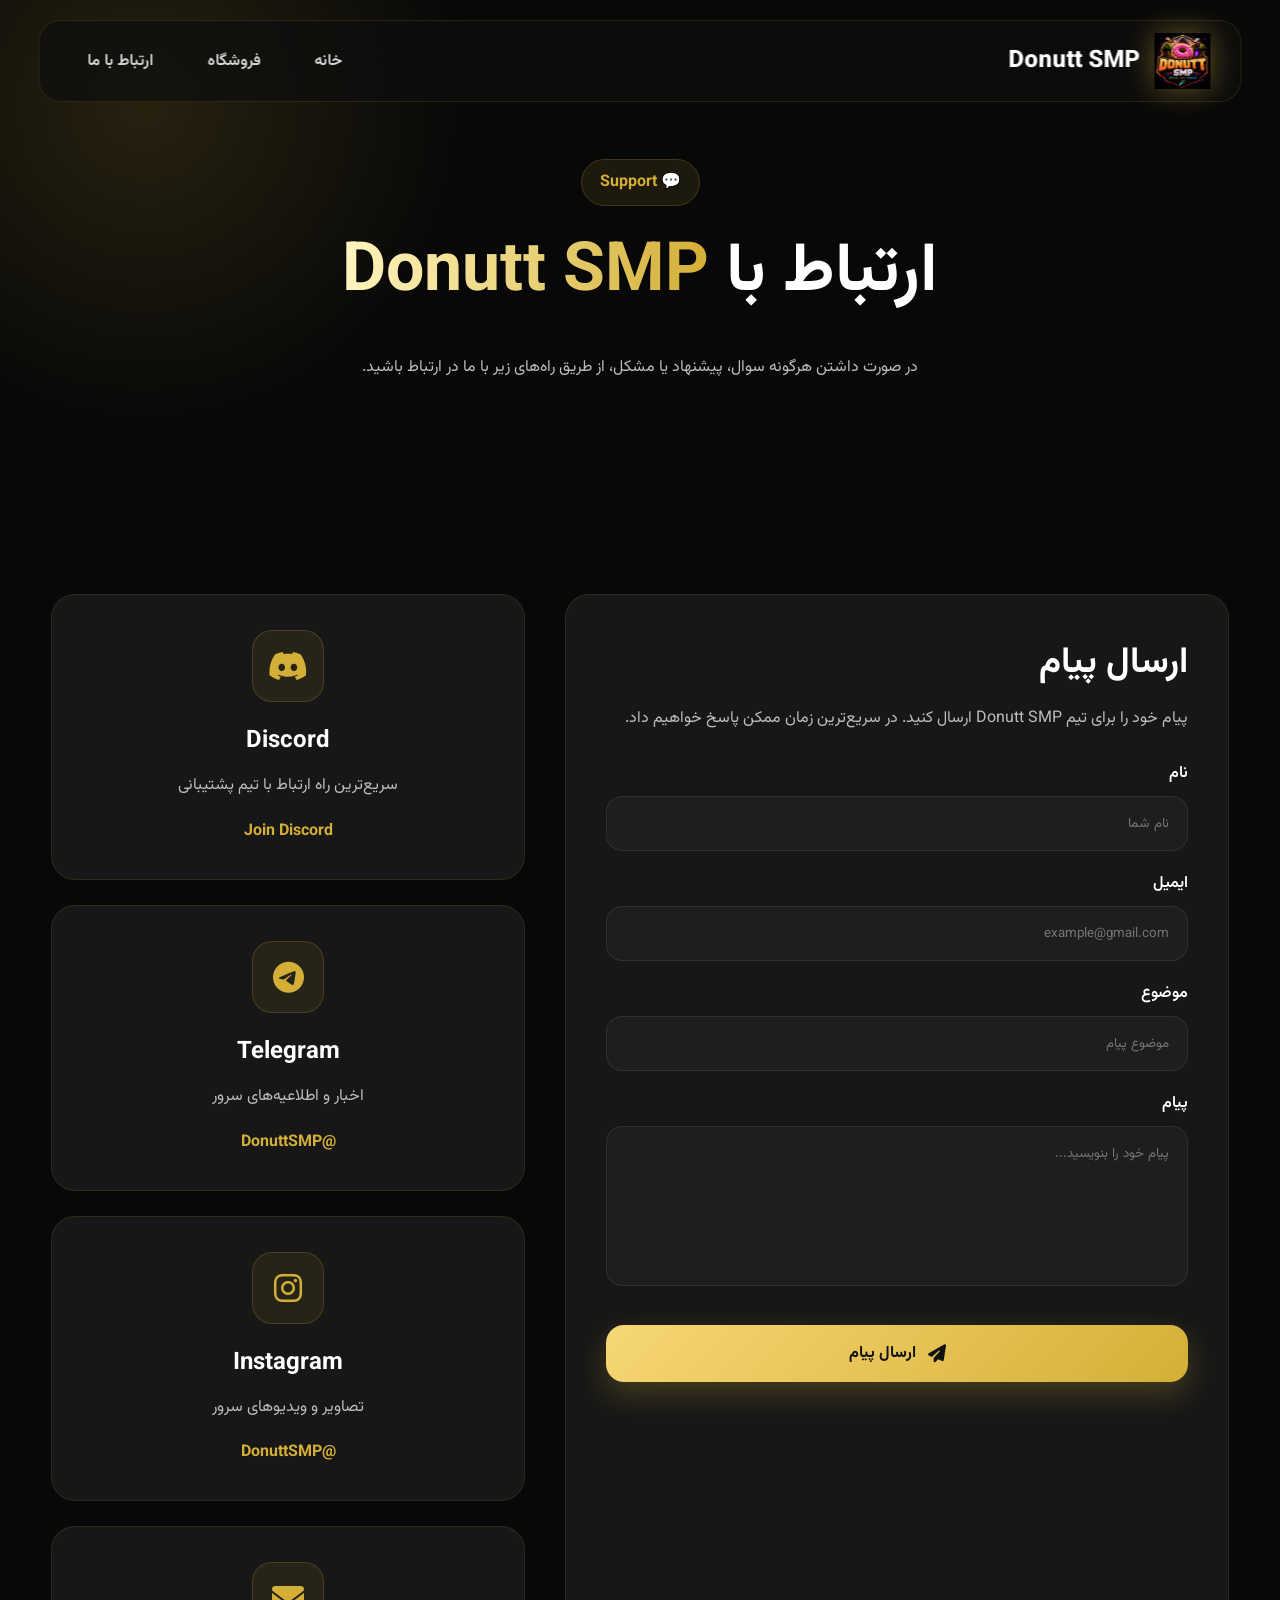
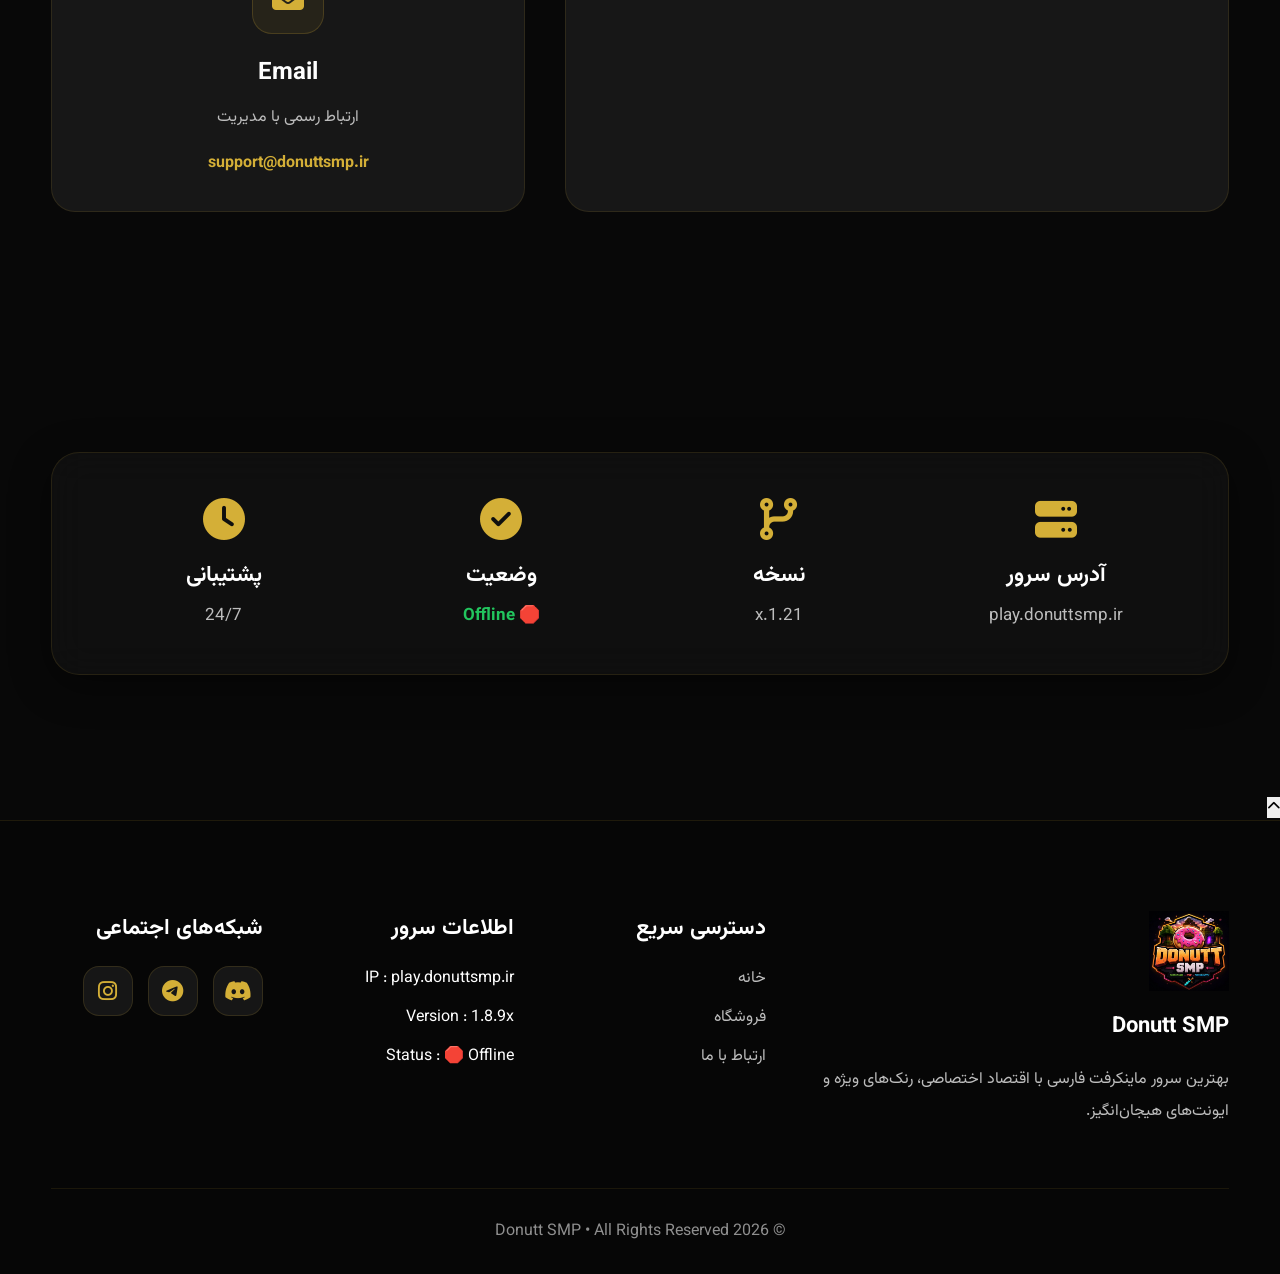
<file: contact.html>
<!DOCTYPE html>

<html lang="fa" dir="rtl">

<head>

<meta charset="UTF-8">

<meta name="viewport"
content="width=device-width, initial-scale=1.0">

<title>

ارتباط با ما | Donutt SMP

</title>

<meta
name="description"
content="ارتباط با تیم Donutt SMP">

<link
rel="icon"
href="image/logo.png">

<link
rel="stylesheet"
href="https://cdnjs.cloudflare.com/ajax/libs/font-awesome/6.6.0/css/all.min.css">

<link
rel="stylesheet"
href="./style.css">

<link
rel="stylesheet"
href="./contact.css">

</head>

<body>

<div class="overlay"></div>

<header class="navbar">

<a href="index.html" class="logo">

<img src="./image/logo.png" alt="Donutt SMP">

<span>Donutt SMP</span>

</a>

<nav class="desktop-menu">

<a href="index.html">

خانه

</a>

<a href="store.html">

فروشگاه

</a>

<a href="contact.html" class="active">

ارتباط با ما

</a>

</nav>



<button class="menu-btn">

<i class="fa-solid fa-bars"></i>

</button>

</div>

</header>

<!-- Sidebar -->

<aside class="sidebar">

<div class="sidebar-top">

<h2>منو</h2>

<button class="close-menu">

<i class="fa-solid fa-xmark"></i>

</button>

</div>

<nav class="sidebar-menu">

<a href="index.html">

<i class="fa-solid fa-house"></i>

خانه

</a>

<a href="store.html">

<i class="fa-solid fa-cart-shopping"></i>

فروشگاه

</a>

<a href="contact.html" class="active">

<i class="fa-solid fa-envelope"></i>

ارتباط با ما

</a>

</nav>

</aside>

<!-- Hero -->

<section class="contact-hero">

<div class="container">

<div class="contact-hero-content fade-up">

<span class="hero-badge">

💬 Support

</span>

<h1>

ارتباط با

<span class="gradient-text">

Donutt SMP

</span>

</h1>

<p>

در صورت داشتن هرگونه سوال، پیشنهاد یا مشکل، از طریق راه‌های زیر با ما در ارتباط باشید.

</p>

</div>

</div>

</section>
<!--====================

CONTACT

=====================-->

<section class="contact section">

    <div class="container">

        <div class="contact-grid">

            <!-- Contact Form -->

            <div class="contact-form card fade-up">

                <h2>

                    ارسال پیام

                </h2>

                <p>

                    پیام خود را برای تیم Donutt SMP ارسال کنید. در سریع‌ترین زمان ممکن پاسخ خواهیم داد.

                </p>

                <form>

                    <div class="input-group">

                        <label>

                            نام

                        </label>

                        <input

                        type="text"

                        placeholder="نام شما">

                    </div>

                    <div class="input-group">

                        <label>

                            ایمیل

                        </label>

                        <input

                        type="email"

                        placeholder="example@gmail.com">

                    </div>

                    <div class="input-group">

                        <label>

                            موضوع

                        </label>

                        <input

                        type="text"

                        placeholder="موضوع پیام">

                    </div>

                    <div class="input-group">

                        <label>

                            پیام

                        </label>

                        <textarea

                        rows="6"

                        placeholder="پیام خود را بنویسید..."></textarea>

                    </div>

                    <button class="btn">

                        <i class="fa-solid fa-paper-plane"></i>

                        ارسال پیام

                    </button>

                </form>

            </div>

            <!-- Contact Info -->

            <div class="contact-info fade-up">

                <div class="contact-card card">

                    <div class="icon-box">

                        <i class="fa-brands fa-discord"></i>

                    </div>

                    <h3>

                        Discord

                    </h3>

                    <p>

                        سریع‌ترین راه ارتباط با تیم پشتیبانی

                    </p>

                    <a href="#">

                        Join Discord

                    </a>

                </div>

                <div class="contact-card card">

                    <div class="icon-box">

                        <i class="fa-brands fa-telegram"></i>

                    </div>

                    <h3>

                        Telegram

                    </h3>

                    <p>

                        اخبار و اطلاعیه‌های سرور

                    </p>

                    <a href="#">

                        @DonuttSMP

                    </a>

                </div>

                <div class="contact-card card">

                    <div class="icon-box">

                        <i class="fa-brands fa-instagram"></i>

                    </div>

                    <h3>

                        Instagram

                    </h3>

                    <p>

                        تصاویر و ویدیوهای سرور

                    </p>

                    <a href="#">

                        @DonuttSMP

                    </a>

                </div>

                <div class="contact-card card">

                    <div class="icon-box">

                        <i class="fa-solid fa-envelope"></i>

                    </div>

                    <h3>

                        Email

                    </h3>

                    <p>

                        ارتباط رسمی با مدیریت

                    </p>

                    <a href="mailto:support@donuttsmp.ir">

                        support@donuttsmp.ir

                    </a>

                </div>

            </div>

        </div>

    </div>

</section>
<!--====================

SERVER INFO

=====================-->

<section class="section">

    <div class="container">

        <div class="server-info glass fade-up">

            <div class="server-item">

                <i class="fa-solid fa-server"></i>

                <h3>

                    آدرس سرور

                </h3>

                <span>

                    play.donuttsmp.ir

                </span>

            </div>

            <div class="server-item">

                <i class="fa-solid fa-code-branch"></i>

                <h3>

                    نسخه

                </h3>

                <span>

                    1.21.x

                </span>

            </div>

            <div class="server-item">

                <i class="fa-solid fa-circle-check"></i>

                <h3>

                    وضعیت

                </h3>

                <span class="online">

                    🛑 Offline

                </span>

            </div>

            <div class="server-item">

                <i class="fa-solid fa-clock"></i>

                <h3>

                    پشتیبانی

                </h3>

                <span>

                    24/7

                </span>

            </div>

        </div>

    </div>

</section>


<!-- Back To Top -->

<button class="back-to-top">

    <i class="fa-solid fa-chevron-up"></i>

</button>

<!--====================

FOOTER

=====================-->

<footer class="footer">

    <div class="container">

        <div class="footer-grid">

            <div class="footer-box">

                <img src="image/logo.png"

                class="footer-logo"

                alt="Donutt SMP">

                <h3>

                    Donutt SMP

                </h3>

                <p>

                    بهترین سرور ماینکرفت فارسی با اقتصاد اختصاصی، رنک‌های ویژه و ایونت‌های هیجان‌انگیز.

                </p>

            </div>

            <div class="footer-box">

                <h3>

                    دسترسی سریع

                </h3>

                <ul>

                    <li><a href="index.html">خانه</a></li>

                    <li><a href="store.html">فروشگاه</a></li>

                    <li><a href="contact.html">ارتباط با ما</a></li>

                </ul>

            </div>

            <div class="footer-box">

                <h3>

                    اطلاعات سرور

                </h3>

                <ul>

                    <li>IP : play.donuttsmp.ir</li>

                    <li>Version : 1.8.9x </li>

                    <li>Status : 🛑 Offline</li>

                </ul>

            </div>

            <div class="footer-box">

                <h3>

                    شبکه‌های اجتماعی

                </h3>

                <div class="socials">

                    <a href="#"><i class="fa-brands fa-discord"></i></a>

                    <a href="#"><i class="fa-brands fa-telegram"></i></a>

                    <a href="#"><i class="fa-brands fa-instagram"></i></a>

                   

                </div>

            </div>

        </div>

        <div class="footer-bottom">

            © 2026 Donutt SMP • All Rights Reserved

        </div>

    </div>

</footer>

<script src="./script.js"></script>

</body>

</html>
</file>
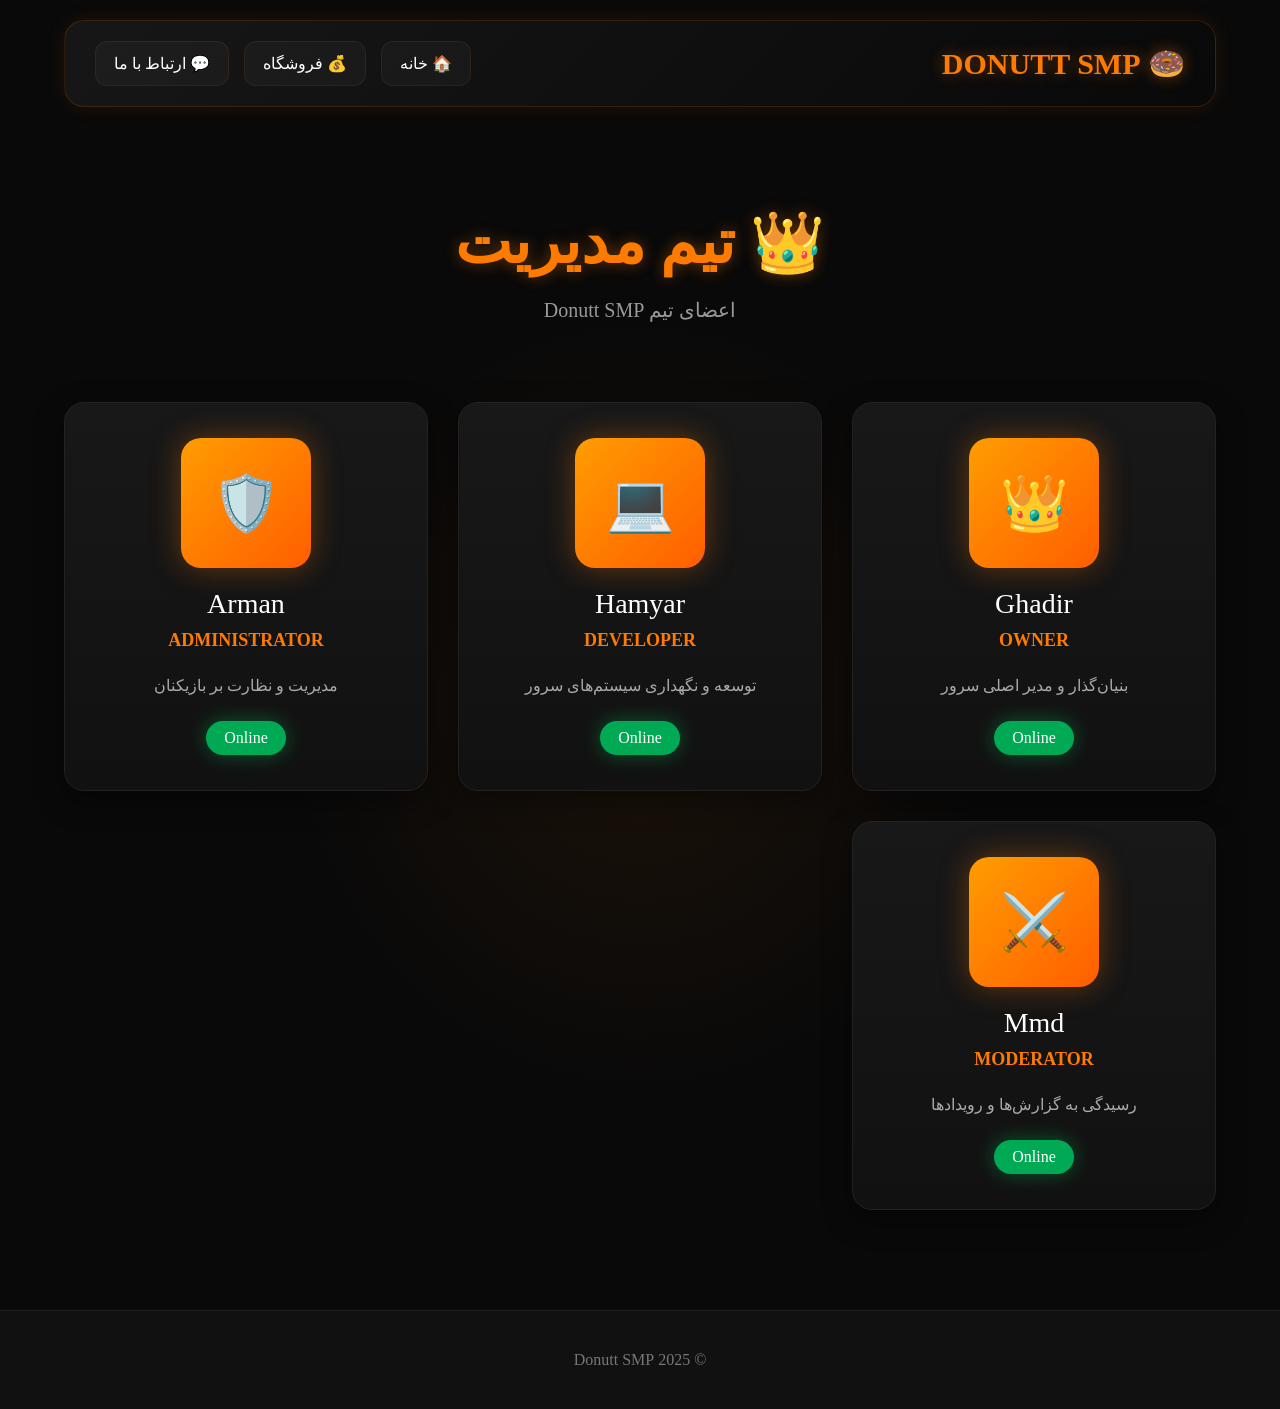
<file: staff.html>
<!DOCTYPE html>
<html lang="fa" dir="rtl">

<head>

<meta charset="UTF-8">
<meta name="viewport" content="width=device-width, initial-scale=1.0">

<title>تیم مدیریت | Donutt SMP</title>

<style>

*{
    margin:0;
    padding:0;
    box-sizing:border-box;
}

html{
    scroll-behavior:smooth;
}

body{
    background:#090909;
    background-image:
        radial-gradient(
            rgba(255,123,0,.08),
            transparent 40%
        );

    color:white;

    font-family:tahoma;

    overflow-x:hidden;
}

/* NAVBAR */

.navbar{

    width:90%;

    max-width:1400px;

    margin:20px auto;

    padding:20px 30px;

    display:flex;

    justify-content:space-between;

    align-items:center;

    background:
        linear-gradient(
            135deg,
            rgba(25,25,25,.9),
            rgba(10,10,10,.9)
        );

    border:1px solid
        rgba(255,123,0,.15);

    border-radius:20px;

    box-shadow:
        0 0 20px
        rgba(255,123,0,.1);
}

.logo{

    color:#ff7b00;

    font-size:30px;

    font-weight:900;

    text-shadow:
        0 0 15px
        rgba(255,123,0,.4);
}

.nav{

    display:flex;

    gap:15px;
}

.nav a{

    color:white;

    text-decoration:none;

    padding:12px 18px;

    border-radius:12px;

    background:
        rgba(255,255,255,.03);

    border:
        1px solid
        rgba(255,123,0,.1);

    transition:.3s;
}

.nav a:hover{

    background:
        linear-gradient(
            135deg,
            #ff9d00,
            #ff5e00
        );

    transform:
        translateY(-3px);

    box-shadow:
        0 10px 25px
        rgba(255,123,0,.3);
}

/* HEADER */

.header{

    text-align:center;

    padding:80px 20px;
}

.header h1{

    font-size:60px;

    color:#ff7b00;

    text-shadow:
        0 0 15px
        rgba(255,123,0,.4);

    margin-bottom:20px;
}

.header p{

    color:#999;

    font-size:20px;
}

/* STAFF */

.staff{

    width:90%;

    max-width:1400px;

    margin:auto;

    display:grid;

    grid-template-columns:
        repeat(
            auto-fit,
            minmax(280px,1fr)
        );

    gap:30px;

    padding-bottom:100px;
}

/* CARD */

.card{

    background:
        linear-gradient(
            180deg,
            #181818,
            #111
        );

    border:1px solid #222;

    border-radius:20px;

    padding:35px;

    text-align:center;

    transition:.3s;

    box-shadow:
        0 10px 30px
        rgba(0,0,0,.4);
}

.card:hover{

    transform:
        translateY(-10px)
        scale(1.02);

    border-color:#ff7b00;

    box-shadow:
        0 20px 40px
        rgba(255,123,0,.2);
}

/* AVATAR */

.avatar{

    width:130px;
    height:130px;

    margin:auto;

    border-radius:20px;

    background:
        linear-gradient(
            135deg,
            #ff9d00,
            #ff5e00
        );

    display:flex;

    justify-content:center;

    align-items:center;

    font-size:55px;

    margin-bottom:20px;

    box-shadow:
        0 0 30px
        rgba(255,123,0,.35);
}

.name{

    font-size:28px;

    margin-bottom:10px;
}

.rank{

    color:#ff7b00;

    font-size:18px;

    font-weight:bold;

    margin-bottom:20px;
}

.desc{

    color:#aaa;

    line-height:30px;
}

.online{

    display:inline-block;

    margin-top:20px;

    padding:8px 18px;

    background:#00aa55;

    border-radius:20px;

    box-shadow:
        0 0 20px
        rgba(0,255,120,.3);
}

/* FOOTER */

footer{

    background:#111;

    border-top:1px solid #222;

    padding:40px;

    text-align:center;

    color:#777;
}

/* MOBILE */

@media(max-width:768px){

    .navbar{

        width:95%;

        flex-direction:column;

        gap:15px;

        padding:20px;
    }

    .logo{

        font-size:24px;
    }

    .nav{

        flex-wrap:wrap;

        justify-content:center;
    }

    .nav a{

        font-size:14px;

        padding:10px 14px;
    }

    .header h1{

        font-size:40px;
    }

    .header p{

        font-size:16px;
    }

    .staff{

        width:95%;

        grid-template-columns:1fr;
    }

    .card{

        padding:25px;
    }
}

</style>

</head>

<body>

<header class="navbar">

    <div class="logo">
        🍩 DONUTT SMP
    </div>

    <div class="nav">

        <a href="index.html">
            🏠 خانه
        </a>

        <a href="store.html">
            💰 فروشگاه
        </a>

        <a href="contact.html">
            💬 ارتباط با ما
        </a>

    </div>

</header>

<section class="header">

    <h1>
        👑 تیم مدیریت
    </h1>

    <p>
        اعضای تیم Donutt SMP
    </p>

</section>

<section class="staff">

    <div class="card">

        <div class="avatar">
            👑
        </div>

        <div class="name">
            Ghadir
        </div>

        <div class="rank">
            OWNER
        </div>

        <div class="desc">
            بنیان‌گذار و مدیر اصلی سرور
        </div>

        <div class="online">
            Online
        </div>

    </div>

    <div class="card">

        <div class="avatar">
            💻
        </div>

        <div class="name">
            Hamyar
        </div>

        <div class="rank">
            DEVELOPER
        </div>

        <div class="desc">
            توسعه و نگهداری سیستم‌های سرور
        </div>

        <div class="online">
            Online
        </div>

    </div>

    <div class="card">

        <div class="avatar">
            🛡️
        </div>

        <div class="name">
            Arman
        </div>

        <div class="rank">
            ADMINISTRATOR
        </div>

        <div class="desc">
            مدیریت و نظارت بر بازیکنان
        </div>

        <div class="online">
            Online
        </div>

    </div>

    <div class="card">

        <div class="avatar">
            ⚔️
        </div>

        <div class="name">
            Mmd
        </div>

        <div class="rank">
            MODERATOR
        </div>

        <div class="desc">
            رسیدگی به گزارش‌ها و رویدادها
        </div>

        <div class="online">
            Online
        </div>

    </div>

</section>

<footer>

    © 2025 Donutt SMP

</footer>

</body>
</html>
</file>
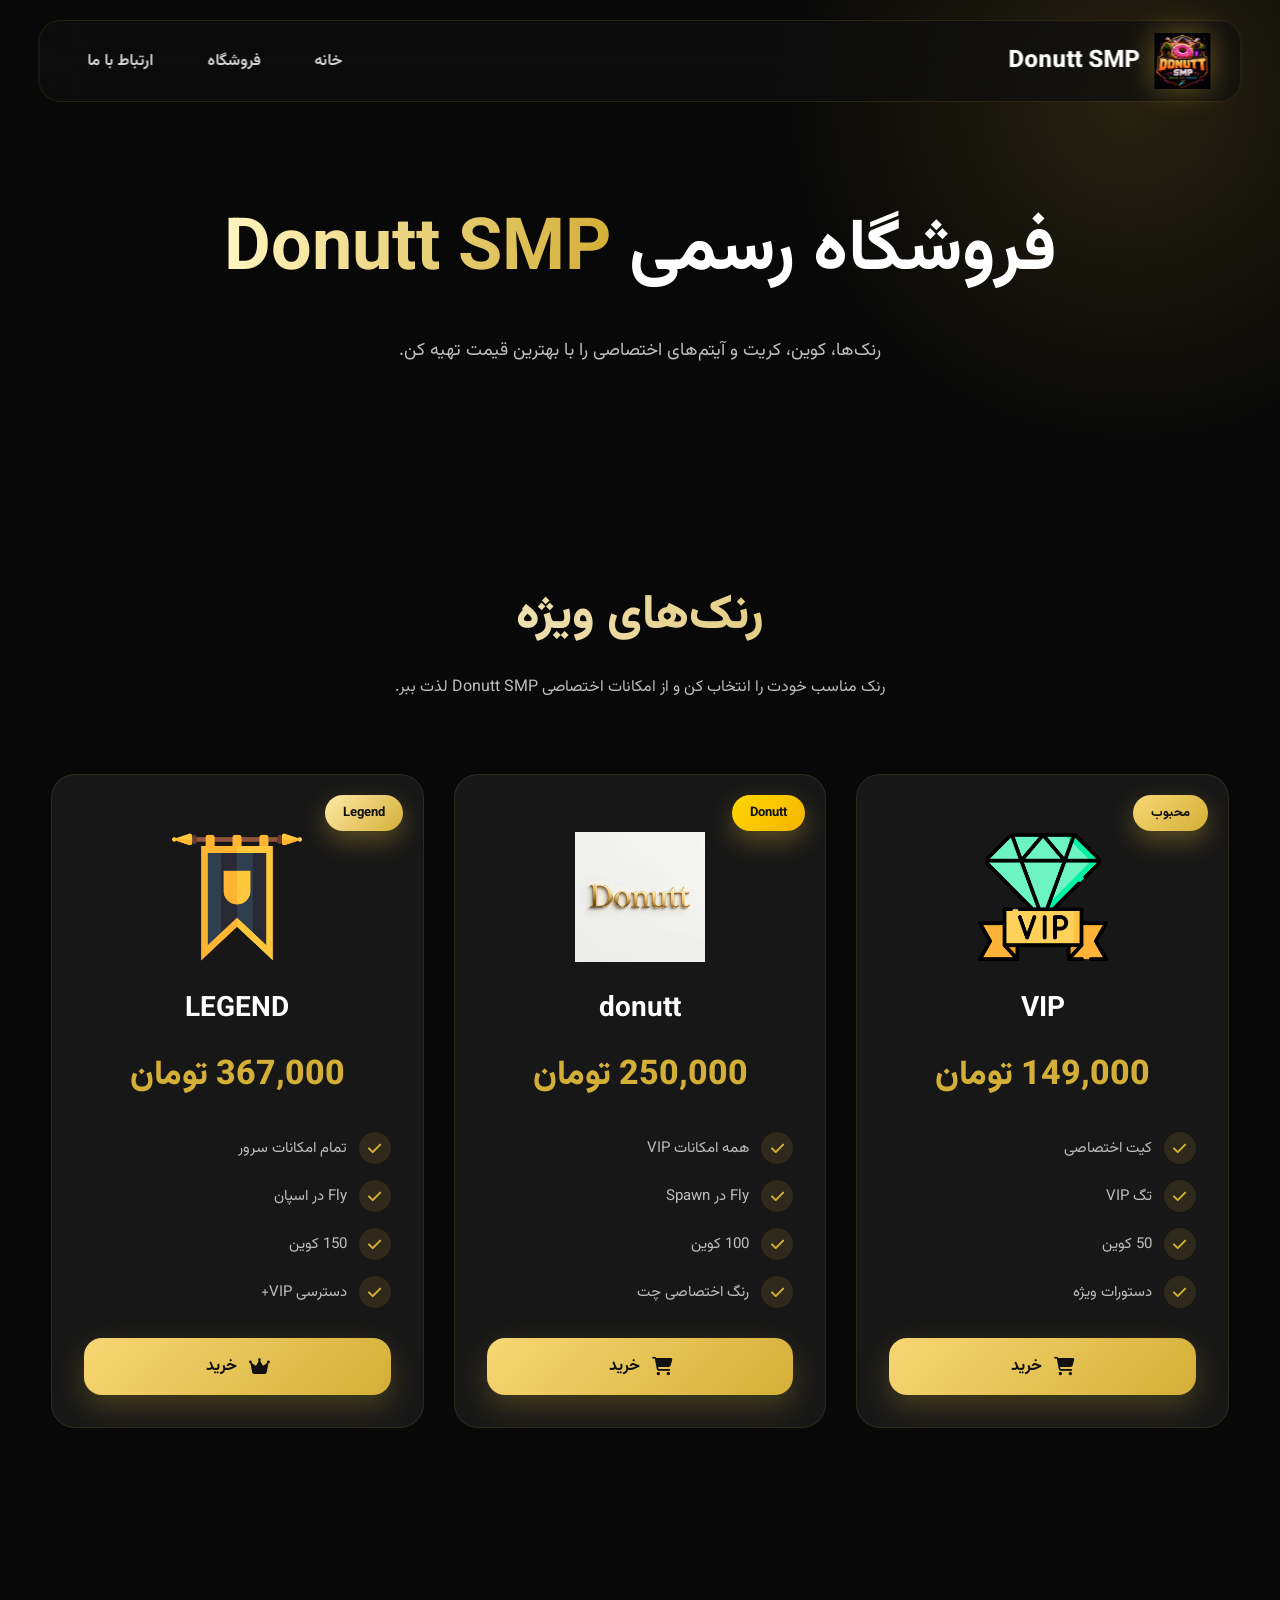
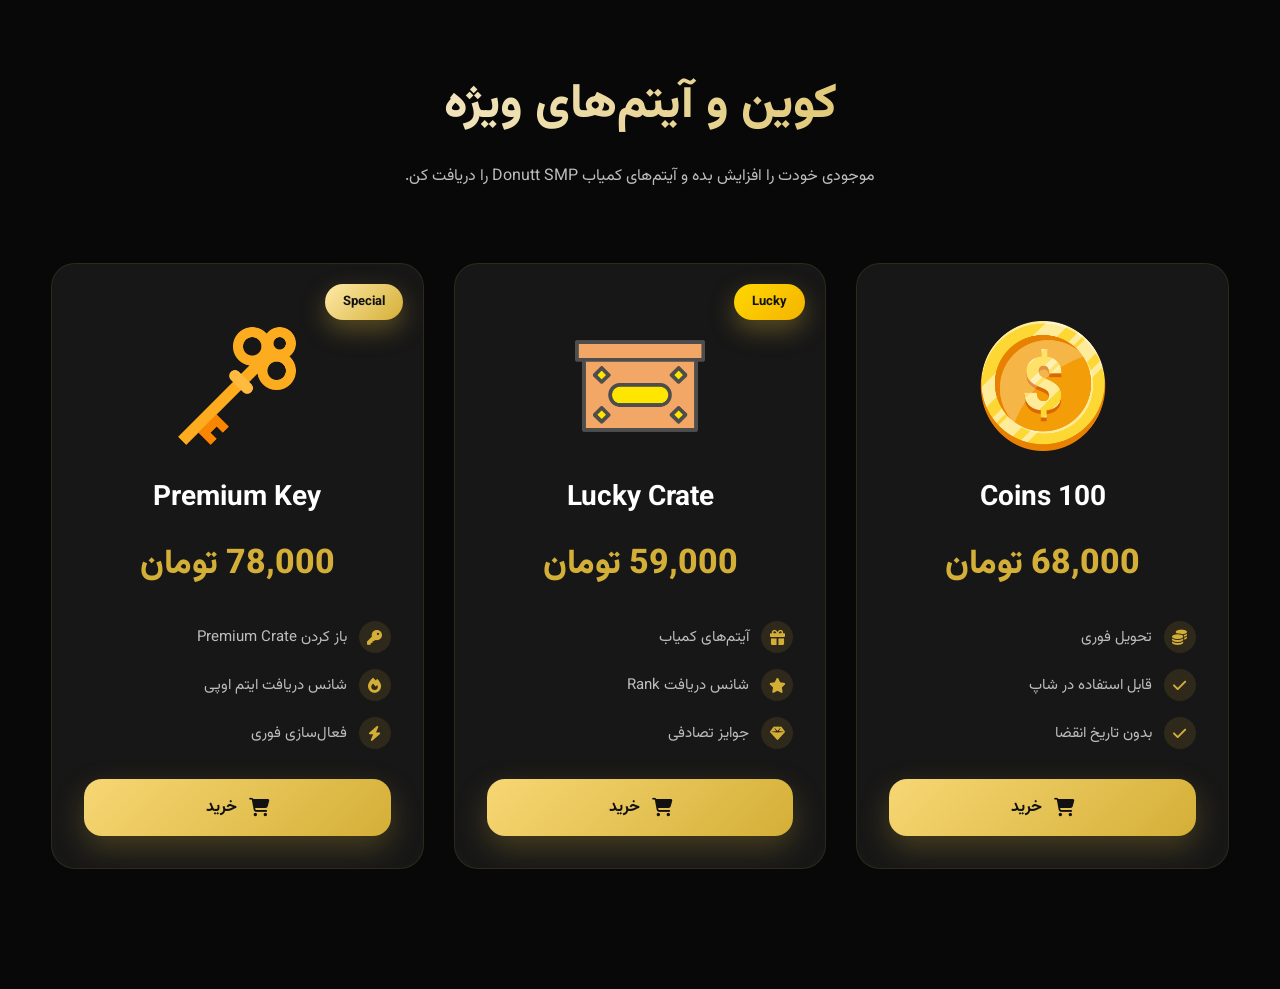
<file: store.html>
<!DOCTYPE html>

<html lang="fa" dir="rtl">

<head>

<meta charset="UTF-8">

<meta
name="viewport"
content="width=device-width, initial-scale=1.0">

<title>

فروشگاه | Donutt SMP

</title>

<meta
name="description"
content="فروشگاه رسمی Donutt SMP">

<link
rel="icon"
href="image/logo.png">

<link
rel="stylesheet"
href="https://cdnjs.cloudflare.com/ajax/libs/font-awesome/6.6.0/css/all.min.css">

<link
rel="stylesheet"
href="./style.css">

<link
rel="stylesheet"
href="./store.css">

</head>

<body>

<div class="overlay"></div>

<header class="navbar">

<a
href="index.html"
class="logo">

<img
src="./image/logo.png"
alt="Donutt SMP">

<span>

Donutt SMP

</span>

</a>

<nav class="desktop-menu">

<a href="index.html">

خانه

</a>

<a
href="store.html"
class="active">

فروشگاه

</a>

<a href="contact.html">

ارتباط با ما

</a>

</nav>



<button class="menu-btn">

<i class="fa-solid fa-bars"></i>

</button>

</div>

</header>

<aside class="sidebar">

<div class="sidebar-top">

<h2>

منو

</h2>

<button class="close-menu">

<i class="fa-solid fa-xmark"></i>

</button>

</div>

<nav class="sidebar-menu">

<a href="index.html">

<i class="fa-solid fa-house"></i>

خانه

</a>

<a
href="store.html"
class="active">

<i class="fa-solid fa-cart-shopping"></i>

فروشگاه

</a>

<a href="contact.html">

<i class="fa-solid fa-envelope"></i>

ارتباط با ما

</a>

</nav>

</aside>

<!-- HERO -->

<section class="store-hero">

<div class="container">

<div class="store-hero-content fade-up">



</span>

<h1>

فروشگاه رسمی

<span class="gradient-text">

Donutt SMP

</span>

</h1>

<p>

رنک‌ها، کوین، کریت و آیتم‌های اختصاصی را با بهترین قیمت تهیه کن.

</p>

</div>

</div>

</section>
<!--====================

VIP RANKS

=====================-->

<section class="store section">

    <div class="container">

        <div class="section-title fade-up">

            <h2>

                رنک‌های ویژه

            </h2>

            <p>

                رنک مناسب خودت را انتخاب کن و از امکانات اختصاصی Donutt SMP لذت ببر.

            </p>

        </div>

        <div class="store-grid">

            <!-- VIP -->

            <div class="card product-card fade-up">

                <span class="product-badge">

                    محبوب

                </span>

                <img

                src="image/vip.png"

                class="product-image"

                alt="VIP">

                <h3>

                    VIP

                </h3>

                <div class="price">

                    149,000 تومان

                </div>

                <ul class="product-features">

                    <li>

                        <i class="fa-solid fa-check"></i>

                        کیت اختصاصی

                    </li>

                    <li>

                        <i class="fa-solid fa-check"></i>

                        تگ VIP

                    </li>

                    <li>

                        <i class="fa-solid fa-check"></i>

                        50 کوین

                    </li>

                    <li>

                        <i class="fa-solid fa-check"></i>

                        دستورات ویژه

                    </li>

                </ul>

                <button class="btn">

                    <i class="fa-solid fa-cart-shopping"></i>

                    خرید

                </button>

            </div>

            <!-- MVP -->

            <div class="card product-card fade-up">

                <span class="product-badge premium">

                    Donutt

                </span>

                <img

                src="image/donutt icon.png"

                class="product-image"

                alt="donutt">

                <h3>

                    donutt

                </h3>

                <div class="price">

                    250,000 تومان

                </div>

                <ul class="product-features">

                    <li>

                        <i class="fa-solid fa-check"></i>

                        همه امکانات VIP

                    </li>

                    <li>

                        <i class="fa-solid fa-check"></i>

                        Fly در Spawn

                    </li>

                    <li>

                        <i class="fa-solid fa-check"></i>

                        100 کوین

                    </li>

                    <li>

                        <i class="fa-solid fa-check"></i>

                        رنگ اختصاصی چت

                    </li>

                </ul>

                <button class="btn">

                    <i class="fa-solid fa-cart-shopping"></i>

                    خرید

                </button>

            </div>

            <!-- LEGEND -->

            <div class="card product-card fade-up">

                <span class="product-badge legend">

                    Legend

                </span>

                <img

                src="image/legend.png"

                class="product-image"

                alt="Legend">

                <h3>

                    LEGEND

                </h3>

                <div class="price">

                    367,000 تومان

                </div>

                <ul class="product-features">

                    <li>

                        <i class="fa-solid fa-check"></i>

                        تمام امکانات سرور

                    </li>

                    <li>

                        <i class="fa-solid fa-check"></i>

                        Fly در اسپان

                    </li>

                    <li>

                        <i class="fa-solid fa-check"></i>

                        150 کوین

                    </li>

                    <li>

                        <i class="fa-solid fa-check"></i>

                        دسترسی VIP+

                    </li>

                </ul>

                <button class="btn">

                    <i class="fa-solid fa-crown"></i>

                    خرید

                </button>

            </div>

        </div>

    </div>

</section>
<!--====================

COINS & CRATES

=====================-->

<section class="store section">

    <div class="container">

        <div class="section-title fade-up">

            <h2>

                کوین و آیتم‌های ویژه

            </h2>

            <p>

                موجودی خودت را افزایش بده و آیتم‌های کمیاب Donutt SMP را دریافت کن.

            </p>

        </div>

        <div class="store-grid">

            <!-- Coins -->

            <div class="card product-card fade-up">

                <img

                src="image/coin.png"

                class="product-image"

                alt="Coins">

                <h3>

                    100 Coins

                </h3>

                <div class="price">

                    68,000 تومان

                </div>

                <ul class="product-features">

                    <li>

                        <i class="fa-solid fa-coins"></i>

                        تحویل فوری

                    </li>

                    <li>

                        <i class="fa-solid fa-check"></i>

                        قابل استفاده در شاپ

                    </li>

                    <li>

                        <i class="fa-solid fa-check"></i>

                        بدون تاریخ انقضا

                    </li>

                </ul>

                <button class="btn">

                    <i class="fa-solid fa-cart-shopping"></i>

                    خرید

                </button>

            </div>

            <!-- Crate -->

            <div class="card product-card fade-up">

                <span class="product-badge premium">

                    Lucky

                </span>

                <img

                src="image/crate.png"

                class="product-image"

                alt="Crate">

                <h3>

                    Lucky Crate

                </h3>

                <div class="price">

                    59,000 تومان

                </div>

                <ul class="product-features">

                    <li>

                        <i class="fa-solid fa-gift"></i>

                        آیتم‌های کمیاب

                    </li>

                    <li>

                        <i class="fa-solid fa-star"></i>

                        شانس دریافت Rank

                    </li>

                    <li>

                        <i class="fa-solid fa-gem"></i>

                        جوایز تصادفی

                    </li>

                </ul>

                <button class="btn">

                    <i class="fa-solid fa-cart-shopping"></i>

                    خرید

                </button>

            </div>

            <!-- Key -->

            <div class="card product-card fade-up">

                <span class="product-badge legend">

                    Special

                </span>

                <img

                src="image/key.png"

                class="product-image"

                alt="Key">

                <h3>

                    Premium Key

                </h3>

                <div class="price">

                    78,000 تومان

                </div>

                <ul class="product-features">

                    <li>

                        <i class="fa-solid fa-key"></i>

                        باز کردن Premium Crate

                    </li>

                    <li>

                        <i class="fa-solid fa-fire"></i>

                                شانس دریافت ایتم اوپی

                    </li>

                    <li>

                        <i class="fa-solid fa-bolt"></i>

                        فعال‌سازی فوری

                    </li>

                </ul>

                <button class="btn">

                    <i class="fa-solid fa-cart-shopping"></i>

                    خرید

                </button>

            </div>

        </div>

    </div>
 <script src="script.js"></script>
</section>
</file>
<file: style.css>
/*==================================

        DONUTT SMP

      STYLE.CSS v2

===================================*/

@import url('https://fonts.googleapis.com/css2?family=Vazirmatn:wght@300;400;500;600;700;800;900&display=swap');

:root{

    --primary:#D4AF37;
    --primary-light:#F7D774;
    --primary-dark:#A87D00;

    --bg:#080808;
    --bg2:#111111;
    --card:#171717;

    --white:#ffffff;
    --text:#bdbdbd;

    --border:rgba(212,175,55,.18);

    --shadow:
    0 10px 40px rgba(0,0,0,.45);

    --radius:22px;

    --transition:.35s cubic-bezier(.4,0,.2,1);

}

*{

    margin:0;
    padding:0;
    box-sizing:border-box;

}

html{

    scroll-behavior:smooth;

}

body{

    background:var(--bg);

    color:var(--white);

    font-family:'Vazirmatn',sans-serif;

    overflow-x:hidden;

}

/* Scrollbar */

::-webkit-scrollbar{

    width:10px;

}

::-webkit-scrollbar-track{

    background:#111;

}

::-webkit-scrollbar-thumb{

    background:linear-gradient(

        var(--primary),

        var(--primary-light)

    );

    border-radius:50px;

}

/* Selection */

::selection{

    background:var(--primary);

    color:#111;

}

img{

    max-width:100%;

    display:block;

}

a{

    text-decoration:none;

    color:inherit;

}

button{

    border:none;

    cursor:pointer;

    font-family:inherit;

}

ul{

    list-style:none;

}

.container{

    width:min(1250px,92%);

    margin:auto;

}

.section{

    padding:120px 0;

}

.section-title{

    text-align:center;

    margin-bottom:70px;

}

.section-title h2{

    font-size:48px;

    font-weight:800;

    background:linear-gradient(

        90deg,

        #fff,

        var(--primary)

    );

    -webkit-background-clip:text;

    -webkit-text-fill-color:transparent;

}

.section-title p{

    color:var(--text);

    margin-top:18px;

    line-height:2;

}
/*==================================

            HEADER

===================================*/

.navbar{

    position:fixed;

    top:20px;

    left:50%;

    transform:translateX(-50%);

    width:min(1250px,94%);

    height:82px;

    padding:0 30px;

    display:flex;

    justify-content:space-between;

    align-items:center;

    background:rgba(15,15,15,.72);

    backdrop-filter:blur(22px);

    border:1px solid rgba(212,175,55,.14);

    border-radius:22px;

    z-index:100;

    transition:var(--transition);

}

.navbar.scrolled{

    top:10px;

    background:rgba(10,10,10,.92);

    box-shadow:0 20px 50px rgba(0,0,0,.45);

}

.logo{

    display:flex;

    align-items:center;

    gap:14px;

    font-size:24px;

    font-weight:800;

    color:#fff;

}

.logo img{

    width:56px;

    height:56px;

    object-fit:contain;

    filter:drop-shadow(0 0 15px rgba(212,175,55,.45));

    transition:var(--transition);

}

.logo:hover img{

    transform:rotate(-8deg) scale(1.08);

}

.desktop-menu{

    display:flex;

    align-items:center;

    gap:18px;

}

.desktop-menu a{

    position:relative;

    padding:12px 18px;

    border-radius:14px;

    color:#d9d9d9;

    font-weight:600;

    transition:var(--transition);

}

.desktop-menu a:hover{

    color:#fff;

    background:rgba(212,175,55,.10);

}

.desktop-menu a.active{

    color:#111;

    background:linear-gradient(
        135deg,
        var(--primary),
        var(--primary-light)
    );

    box-shadow:0 10px 30px rgba(212,175,55,.35);

}

.navbar-right{

    display:flex;

    align-items:center;

    gap:15px;

}

.menu-btn{

    width:52px;

    height:52px;

    display:none;

    justify-content:center;

    align-items:center;

    background:rgba(212,175,55,.10);

    border:1px solid rgba(212,175,55,.20);

    border-radius:16px;

    color:var(--primary);

    font-size:22px;

    transition:var(--transition);

}

.menu-btn:hover{

    background:var(--primary);

    color:#111;

    transform:rotate(90deg);

    box-shadow:0 0 25px rgba(212,175,55,.45);

}

.overlay{

    position:fixed;

    inset:0;

    background:rgba(0,0,0,.65);

    backdrop-filter:blur(4px);

    opacity:0;

    visibility:hidden;

    transition:.35s;

    z-index:9997;

}

.overlay.active{

    opacity:1;

    visibility:visible;

}
/*==================================

        SIDEBAR

===================================*/

.sidebar{

    position:fixed;

    top:0;

    right:-340px;

    width:320px;

    max-width:90%;

    height:100vh;

    background:rgba(12,12,12,.97);

    backdrop-filter:blur(24px);

    border-left:1px solid rgba(212,175,55,.15);

    z-index:9998;

    transition:.45s cubic-bezier(.22,1,.36,1);

    display:flex;

    flex-direction:column;

    overflow-y:auto;

}

.sidebar.active{

    right:0;

}

.sidebar-top{

    display:flex;

    justify-content:space-between;

    align-items:center;

    padding:28px;

    border-bottom:1px solid rgba(212,175,55,.12);

}

.close-menu{

    width:48px;

    height:48px;

    border-radius:14px;

    background:rgba(212,175,55,.08);

    color:var(--primary);

    font-size:22px;

    display:flex;

    justify-content:center;

    align-items:center;

    transition:var(--transition);

}

.close-menu:hover{

    background:var(--primary);

    color:#111;

    transform:rotate(90deg);

}

.sidebar-menu{

    display:flex;

    flex-direction:column;

    padding:30px 20px;

    gap:10px;

}

.sidebar-menu a{

    display:flex;

    align-items:center;

    gap:15px;

    padding:16px 18px;

    border-radius:16px;

    color:#d9d9d9;

    font-weight:600;

    transition:var(--transition);

}

.sidebar-menu a i{

    width:26px;

    text-align:center;

    font-size:20px;

    color:var(--primary);

}

.sidebar-menu a:hover{

    background:rgba(212,175,55,.10);

    color:#fff;

    transform:translateX(-6px);

}

.sidebar-menu a.active{

    background:linear-gradient(
        135deg,
        var(--primary),
        var(--primary-light)
    );

    color:#111;

    box-shadow:0 10px 25px rgba(212,175,55,.35);

}

.sidebar-menu a.active i{

    color:#111;

}

/*==================================

        RESPONSIVE

===================================*/

@media (max-width:950px){

    .desktop-menu{

        display:none;

    }

    .menu-btn{

        display:flex;

    }

    .navbar{

        height:76px;

        padding:0 20px;

    }

    .logo span{

        font-size:20px;

    }

    .logo img{

        width:48px;

        height:48px;

    }

}

@media (max-width:600px){

    .navbar{

        width:95%;

        top:12px;

        border-radius:18px;

    }

    .sidebar{

        width:290px;

    }

}
/*==================================

        BUTTONS

===================================*/

.btn{

    display:inline-flex;

    align-items:center;

    justify-content:center;

    gap:12px;

    padding:16px 34px;

    border-radius:18px;

    font-size:16px;

    font-weight:700;

    color:#111;

    background:linear-gradient(
        135deg,
        var(--primary-light),
        var(--primary)
    );

    box-shadow:
        0 12px 30px rgba(212,175,55,.25);

    transition:var(--transition);

}

.btn:hover{

    transform:translateY(-5px);

    box-shadow:
        0 20px 45px rgba(212,175,55,.45);

}

.btn i{

    font-size:18px;

}

.btn-outline{

    background:transparent;

    color:var(--primary);

    border:1px solid rgba(212,175,55,.25);

}

.btn-outline:hover{

    background:rgba(212,175,55,.10);

    color:#fff;

}

/*==================================

        GLASS CARD

===================================*/

.glass{

    background:rgba(255,255,255,.03);

    backdrop-filter:blur(18px);

    border:1px solid rgba(212,175,55,.12);

    border-radius:24px;

    box-shadow:var(--shadow);

}

/*==================================

        CARD

===================================*/

.card{

    background:var(--card);

    border:1px solid rgba(212,175,55,.12);

    border-radius:24px;

    padding:32px;

    transition:var(--transition);

    overflow:hidden;

    position:relative;

}

.card::before{

    content:"";

    position:absolute;

    inset:0;

    background:linear-gradient(
        135deg,
        rgba(212,175,55,.10),
        transparent 45%
    );

    opacity:0;

    transition:var(--transition);

}

.card:hover{

    transform:translateY(-10px);

    border-color:rgba(212,175,55,.35);

    box-shadow:
        0 25px 55px rgba(0,0,0,.45);

}

.card:hover::before{

    opacity:1;

}

/*==================================

        ICON BOX

===================================*/

.icon-box{

    width:72px;

    height:72px;

    display:flex;

    justify-content:center;

    align-items:center;

    border-radius:20px;

    margin-bottom:24px;

    background:rgba(212,175,55,.08);

    border:1px solid rgba(212,175,55,.20);

}

.icon-box i{

    color:var(--primary);

    font-size:32px;

}

/*==================================

        ANIMATIONS

===================================*/

.fade-up{

    opacity:0;

    transform:translateY(40px);

    transition:
        opacity .8s ease,
        transform .8s ease;

}

.fade-up.show{

    opacity:1;

    transform:none;

}

.float{

    animation:float 4s ease-in-out infinite;

}

@keyframes float{

    0%{

        transform:translateY(0);

    }

    50%{

        transform:translateY(-18px);

    }

    100%{

        transform:translateY(0);

    }

}

.rotate{

    animation:rotate 12s linear infinite;

}

@keyframes rotate{

    from{

        transform:rotate(0deg);

    }

    to{

        transform:rotate(360deg);

    }

}
/*==================================

            HERO

===================================*/

.hero{

    position:relative;

    min-height:100vh;

    display:flex;

    align-items:center;

    overflow:hidden;

    padding-top:120px;

    background:
    radial-gradient(circle at top right,
    rgba(212,175,55,.18),
    transparent 35%),

    radial-gradient(circle at bottom left,
    rgba(212,175,55,.10),
    transparent 35%),

    var(--bg);

}

.hero::before{

    content:"";

    position:absolute;

    inset:0;

    background:url("../image/bg.png");

    background-size:cover;

    background-position:center;

    opacity:.05;

    pointer-events:none;

}

/*==================================

        HERO CONTAINER

===================================*/

.hero-container{

    display:grid;

    grid-template-columns:1fr 1fr;

    align-items:center;

    gap:70px;

    position:relative;

    z-index:2;

}

.hero-content{

    display:flex;

    flex-direction:column;

    gap:25px;

}

.hero-badge{

    width:max-content;

    padding:10px 18px;

    border-radius:50px;

    background:rgba(212,175,55,.10);

    border:1px solid rgba(212,175,55,.20);

    color:var(--primary);

    font-weight:700;

}

.hero-badge i{

    color:#22c55e;

    margin-left:8px;

}

.hero-content h1{

    font-size:72px;

    line-height:1.1;

    font-weight:900;

}

.gradient-text{

    background:linear-gradient(
    90deg,
    #FFF5BF,
    var(--primary));

    -webkit-background-clip:text;

    -webkit-text-fill-color:transparent;

}

.hero-content p{

    color:var(--text);

    line-height:2.1;

    font-size:18px;

    max-width:620px;

}

.hero-buttons{

    display:flex;

    gap:18px;

    flex-wrap:wrap;

}

/*==================================

        HERO IMAGE

===================================*/

.hero-image{

    position:relative;

    display:flex;

    justify-content:center;

    align-items:center;

}

.hero-glow{

    position:absolute;

    width:520px;

    height:520px;

    border-radius:50%;

    background:radial-gradient(circle,
    rgba(212,175,55,.30),
    transparent 70%);

    filter:blur(40px);

}

.hero-player{

    position:relative;

    width:430px;

    z-index:5;

    filter:drop-shadow(0 25px 45px rgba(0,0,0,.55));

}

/*==================================

      FLOATING ITEMS

===================================*/

.floating-item{

    position:absolute;

    width:55px;

    animation:float 4s ease-in-out infinite;

    filter:drop-shadow(0 0 18px rgba(212,175,55,.35));

}

.diamond{

    top:40px;

    left:20px;

    animation-delay:.2s;

}

.apple{

    bottom:60px;

    right:20px;

    animation-delay:1s;

}

.star{

    top:130px;

    right:30px;

    animation-delay:2s;

}

/*==================================

      SERVER BOX

===================================*/

.server-box{

    margin-top:30px;

    display:grid;

    grid-template-columns:repeat(3,1fr);

    gap:18px;

}

.server-card{

    padding:24px;

    background:rgba(255,255,255,.03);

    backdrop-filter:blur(18px);

    border:1px solid rgba(212,175,55,.12);

    border-radius:22px;

    transition:var(--transition);

}

.server-card:hover{

    transform:translateY(-8px);

    border-color:rgba(212,175,55,.35);

}

.server-card h3{

    color:#fff;

    font-size:18px;

    margin-bottom:12px;

}

.server-card span{

    color:var(--primary);

    font-size:20px;

    font-weight:700;

}
/*==================================

            FOOTER

===================================*/

.footer{

    padding:90px 0 30px;

    background:#060606;

    border-top:1px solid rgba(212,175,55,.12);

}

.footer-grid{

    display:grid;

    grid-template-columns:2fr 1fr 1fr 1fr;

    gap:40px;

    margin-bottom:60px;

}

.footer-logo{

    width:80px;

    margin-bottom:18px;

}

.footer-box h3{

    color:#fff;

    margin-bottom:20px;

    font-size:22px;

}

.footer-box p{

    color:var(--text);

    line-height:2;

}

.footer-box ul{

    display:flex;

    flex-direction:column;

    gap:14px;

}

.footer-box ul li a{

    color:var(--text);

    transition:var(--transition);

}

.footer-box ul li a:hover{

    color:var(--primary);

    padding-right:8px;

}

.socials{

    display:flex;

    gap:15px;

    margin-top:20px;

}

.socials a{

    width:50px;

    height:50px;

    display:flex;

    justify-content:center;

    align-items:center;

    border-radius:16px;

    background:#161616;

    border:1px solid rgba(212,175,55,.15);

    transition:var(--transition);

}

.socials a i{

    font-size:22px;

    color:var(--primary);

}

.socials a:hover{

    transform:translateY(-6px);

    background:var(--primary);

}

.socials a:hover i{

    color:#111;

}

.footer-bottom{

    padding-top:30px;

    border-top:1px solid rgba(212,175,55,.10);

    text-align:center;

    color:#8f8f8f;

}

/*==================================

        MOBILE

===================================*/

@media(max-width:1100px){

    .hero-container{

        grid-template-columns:1fr;

        text-align:center;

    }

    .hero-content{

        align-items:center;

    }

    .hero-content p{

        max-width:700px;

    }

    .hero-player{

        width:340px;

    }

    .server-box{

        width:100%;

    }

    .footer-grid{

        grid-template-columns:repeat(2,1fr);

    }

}

@media(max-width:768px){

    .section{

        padding:80px 0;

    }

    .section-title h2{

        font-size:34px;

    }

    .hero{

        padding-top:120px;

    }

    .hero-content h1{

        font-size:46px;

    }

    .hero-content p{

        font-size:16px;

    }

    .hero-buttons{

        width:100%;

        flex-direction:column;

    }

    .btn{

        width:100%;

    }

    .server-box{

        grid-template-columns:1fr;

    }

    .hero-player{

        width:280px;

    }

    .floating-item{

        width:40px;

    }

    .footer-grid{

        grid-template-columns:1fr;

        text-align:center;

    }

    .socials{

        justify-content:center;

    }

}

@media(max-width:480px){

    .container{

        width:94%;

    }

    .hero-content h1{

        font-size:38px;

    }

    .navbar{

        height:70px;

        padding:0 15px;

    }

    .logo img{

        width:42px;

        height:42px;

    }

    .logo span{

        font-size:18px;

    }

    .hero-player{

        width:240px;

    }

}

/*==================================

        END STYLE.CSS

===================================*/
</file>
<file: contact.css>
/*==================================

        CONTACT.CSS

===================================*/

.contact-hero{

    padding:170px 0 90px;

    position:relative;

    text-align:center;

    overflow:hidden;

}

.contact-hero::before{

    content:"";

    position:absolute;

    width:650px;

    height:650px;

    top:-220px;

    left:-180px;

    border-radius:50%;

    background:

    radial-gradient(

        rgba(212,175,55,.15),

        transparent 70%

    );

}

.contact-hero-content{

    position:relative;

    z-index:2;

}

.contact-hero h1{

    font-size:68px;

    margin:25px 0;

}

.contact-hero p{

    max-width:700px;

    margin:auto;

    color:var(--text);

    line-height:2;

}

/*==================================

        CONTACT GRID

===================================*/

.contact-grid{

    display:grid;

    grid-template-columns:1.4fr 1fr;

    gap:40px;

}

.contact-form{

    padding:40px;

}

.contact-form h2{

    font-size:36px;

    margin-bottom:15px;

}

.contact-form p{

    color:var(--text);

    margin-bottom:30px;

}

.input-group{

    margin-bottom:20px;

}

.input-group label{

    display:block;

    margin-bottom:10px;

    color:#fff;

    font-weight:600;

}

.input-group input,

.input-group textarea{

    width:100%;

    padding:16px 18px;

    border-radius:16px;

    border:1px solid rgba(255,255,255,.08);

    background:rgba(255,255,255,.03);

    color:#fff;

    font-family:inherit;

    transition:.3s;

}

.input-group input:focus,

.input-group textarea:focus{

    border-color:var(--primary);

    box-shadow:0 0 15px rgba(212,175,55,.2);

    outline:none;

}

textarea{

    resize:none;

}

.contact-form .btn{

    width:100%;

    margin-top:10px;

}
/*==================================

        CONTACT CARDS

===================================*/

.contact-info{

    display:flex;

    flex-direction:column;

    gap:25px;

}

.contact-card{

    text-align:center;

    padding:35px 25px;

    transition:var(--transition);

}

.contact-card:hover{

    transform:translateY(-8px);

}

.contact-card .icon-box{

    margin:0 auto 20px;

}

.contact-card h3{

    font-size:24px;

    color:#fff;

    margin-bottom:12px;

}

.contact-card p{

    color:var(--text);

    margin-bottom:18px;

    line-height:1.8;

}

.contact-card a{

    color:var(--primary);

    font-weight:700;

    text-decoration:none;

    transition:.3s;

}

.contact-card a:hover{

    color:var(--primary-light);

}

/*==================================

        SERVER INFO

===================================*/

.server-info{

    display:grid;

    grid-template-columns:repeat(4,1fr);

    gap:25px;

    padding:45px;

    border-radius:28px;

}

.server-item{

    text-align:center;

}

.server-item i{

    font-size:42px;

    color:var(--primary);

    margin-bottom:18px;

}

.server-item h3{

    color:#fff;

    margin-bottom:10px;

    font-size:22px;

}

.server-item span{

    color:var(--text);

    font-size:17px;

}

.server-item .online{

    color:#22c55e;

    font-weight:700;

}

/*==================================

        CTA

===================================*/

.contact .cta-box{

    margin-top:40px;

}

/*==================================

        RESPONSIVE

===================================*/

@media(max-width:1100px){

    .contact-grid{

        grid-template-columns:1fr;

    }

    .server-info{

        grid-template-columns:repeat(2,1fr);

    }

}

@media(max-width:768px){

    .contact-hero{

        padding:140px 0 70px;

    }

    .contact-hero h1{

        font-size:48px;

    }

    .contact-form{

        padding:30px 22px;

    }

    .server-info{

        grid-template-columns:1fr;

        padding:30px;

    }

}

@media(max-width:500px){

    .contact-card{

        padding:25px 20px;

    }

    .contact-card h3{

        font-size:20px;

    }

    .input-group input,

    .input-group textarea{

        padding:14px 16px;

    }

}

/*==================================

        END CONTACT.CSS

===================================*/
</file>
<file: store.css>
/*==================================

        STORE.CSS

===================================*/

.store-hero{

    padding:170px 0 90px;

    text-align:center;

    position:relative;

    overflow:hidden;

}

.store-hero::before{

    content:"";

    position:absolute;

    width:700px;

    height:700px;

    top:-250px;

    right:-200px;

    border-radius:50%;

    background:radial-gradient(

        rgba(212,175,55,.15),

        transparent 70%

    );

}

.store-hero-content{

    position:relative;

    z-index:2;

}

.store-hero h1{

    font-size:72px;

    margin:25px 0;

}

.store-hero p{

    max-width:700px;

    margin:auto;

    color:var(--text);

    line-height:2;

    font-size:18px;

}

/*==================================

        PRODUCTS

===================================*/

.store-grid{

    display:grid;

    grid-template-columns:repeat(3,1fr);

    gap:30px;

}

.product-card{

    position:relative;

    overflow:hidden;

    text-align:center;

    transition:var(--transition);

}

.product-card:hover{

    transform:translateY(-12px);

}

.product-image{

    width:130px;

    margin:25px auto;

    display:block;

    transition:.4s;

}

.product-card:hover .product-image{

    transform:scale(1.08) rotate(-4deg);

}

.product-card h3{

    font-size:28px;

    color:#fff;

    margin-bottom:18px;

}

.price{

    font-size:34px;

    color:var(--primary);

    font-weight:800;

    margin-bottom:20px;

}
/*==================================

        PRODUCT BADGES

===================================*/

.product-badge{

    position:absolute;

    top:20px;

    right:20px;

    padding:8px 18px;

    border-radius:50px;

    font-size:13px;

    font-weight:700;

    color:#111;

    background:linear-gradient(
        135deg,
        var(--primary-light),
        var(--primary)
    );

    box-shadow:
        0 10px 25px rgba(212,175,55,.35);

}

.product-badge.premium{

    background:linear-gradient(
        135deg,
        #FFD700,
        #F4B400
    );

}

.product-badge.legend{

    background:linear-gradient(
        135deg,
        #FFEAA7,
        #D4AF37
    );

}

/*==================================

        FEATURES

===================================*/

.product-features{

    margin:30px 0;

    display:flex;

    flex-direction:column;

    gap:16px;

}

.product-features li{

    display:flex;

    align-items:center;

    gap:12px;

    color:var(--text);

    font-size:15px;

}

.product-features i{

    width:32px;

    height:32px;

    display:flex;

    justify-content:center;

    align-items:center;

    border-radius:50%;

    background:rgba(212,175,55,.12);

    color:var(--primary);

    flex-shrink:0;

}

/*==================================

        BUTTON

===================================*/

.product-card .btn{

    width:100%;

    margin-top:auto;

}

/*==================================

        HOVER EFFECT

===================================*/

.product-card::before{

    content:"";

    position:absolute;

    inset:0;

    background:linear-gradient(

        135deg,

        rgba(212,175,55,.15),

        transparent 45%

    );

    opacity:0;

    transition:.35s;

}

.product-card:hover::before{

    opacity:1;

}

.product-card:hover{

    border-color:rgba(212,175,55,.35);

    box-shadow:

        0 30px 60px rgba(0,0,0,.45),

        0 0 30px rgba(212,175,55,.15);

}

.product-card:hover h3{

    color:var(--primary-light);

}

.product-card:hover .price{

    transform:scale(1.05);

    transition:.3s;

}
/*==================================

        PREMIUM BUNDLE

===================================*/

.special-offer{

    display:grid;

    grid-template-columns:2fr 1fr;

    gap:50px;

    align-items:center;

    padding:60px;

    border-radius:30px;

    position:relative;

    overflow:hidden;

    background:

    linear-gradient(

    135deg,

    rgba(212,175,55,.12),

    rgba(255,255,255,.03)

    );

}

.special-offer::before{

    content:"";

    position:absolute;

    width:500px;

    height:500px;

    top:-180px;

    left:-180px;

    border-radius:50%;

    background:

    radial-gradient(

    rgba(212,175,55,.15),

    transparent 70%

    );

}

.offer-left{

    position:relative;

    z-index:2;

}

.offer-left h2{

    font-size:46px;

    margin:20px 0;

}

.offer-left p{

    color:var(--text);

    line-height:2;

    margin-bottom:30px;

}

.bundle-list{

    display:grid;

    grid-template-columns:repeat(2,1fr);

    gap:18px;

}

.bundle-list li{

    display:flex;

    align-items:center;

    gap:12px;

    color:#fff;

    font-weight:600;

}

.bundle-list i{

    color:var(--primary);

}

/*==================================

        PRICE BOX

===================================*/

.offer-right{

    text-align:center;

    padding:45px 30px;

    background:rgba(255,255,255,.03);

    border-radius:26px;

    border:1px solid rgba(212,175,55,.15);

}

.old-price{

    text-decoration:line-through;

    color:#9f9f9f;

    font-size:22px;

    margin-bottom:12px;

}

.new-price{

    font-size:48px;

    color:var(--primary);

    font-weight:900;

    margin-bottom:18px;

}

.discount{

    display:inline-block;

    padding:10px 20px;

    border-radius:50px;

    background:#22c55e;

    color:#111;

    font-weight:800;

    margin-bottom:28px;

}

/*==================================

        CTA

===================================*/

.store .cta-box{

    margin-top:40px;

}

/*==================================

        RESPONSIVE

===================================*/

@media(max-width:1100px){

    .store-grid{

        grid-template-columns:repeat(2,1fr);

    }

    .special-offer{

        grid-template-columns:1fr;

        text-align:center;

    }

    .bundle-list{

        grid-template-columns:1fr;

    }

}

@media(max-width:768px){

    .store-hero{

        padding:140px 0 70px;

    }

    .store-hero h1{

        font-size:48px;

    }

    .store-grid{

        grid-template-columns:1fr;

    }

    .special-offer{

        padding:35px 25px;

    }

    .offer-left h2{

        font-size:34px;

    }

    .new-price{

        font-size:40px;

    }

}

@media(max-width:500px){

    .product-image{

        width:95px;

    }

    .price{

        font-size:28px;

    }

}

/*==================================

        END STORE.CSS

===================================*/
</file>
